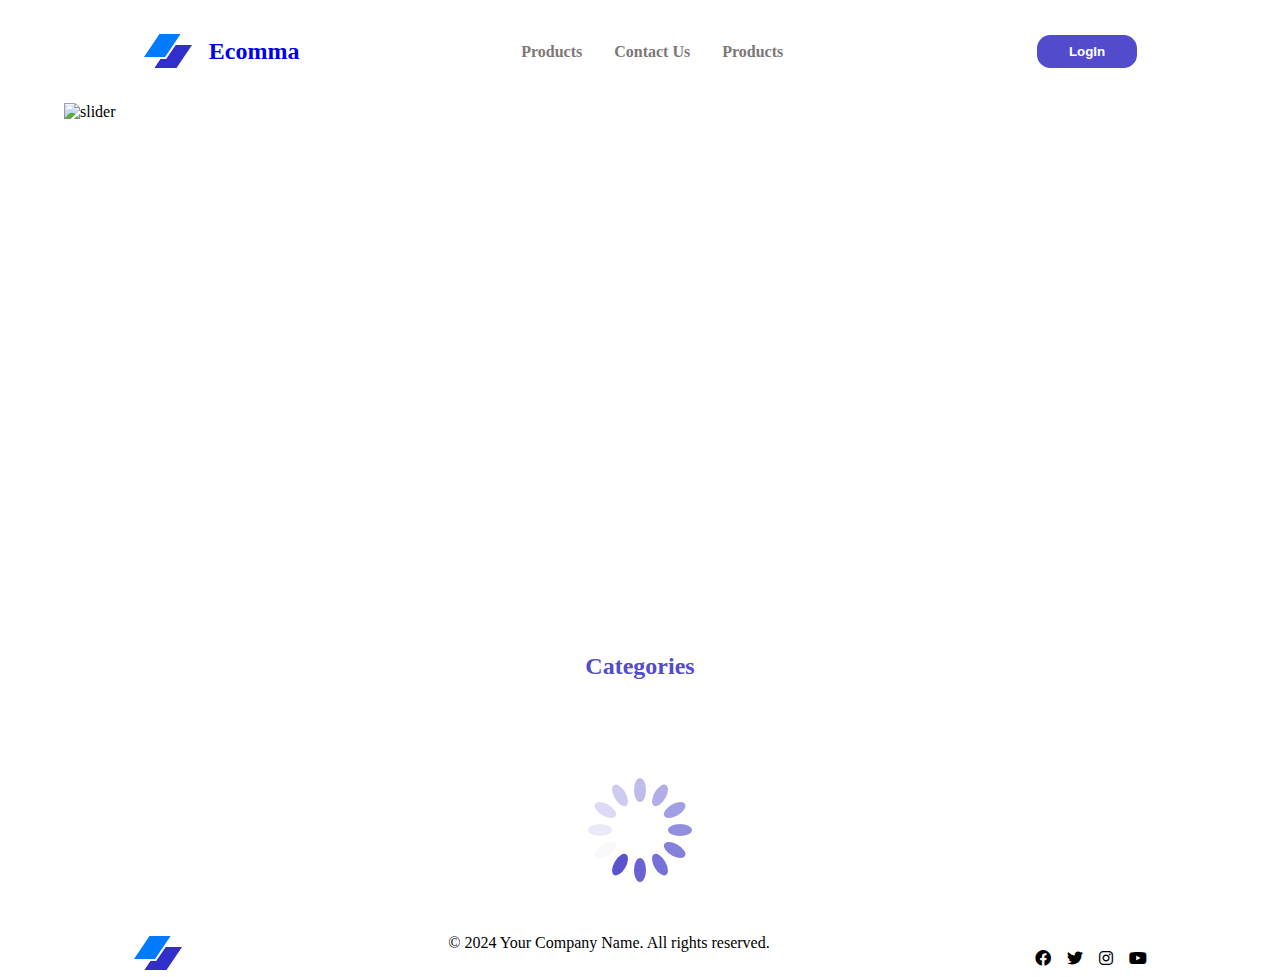
<file: index.html>
<!DOCTYPE html>
<html lang="en">
  <head>
    <meta charset="UTF-8" />
    <meta name="viewport" content="width=device-width, initial-scale=1.0" />
    <title>Document</title>
  </head>
  <body>
    <script>
      window.location.href = "/src/home/home.html";
    </script>
  </body>
</html>
</file>
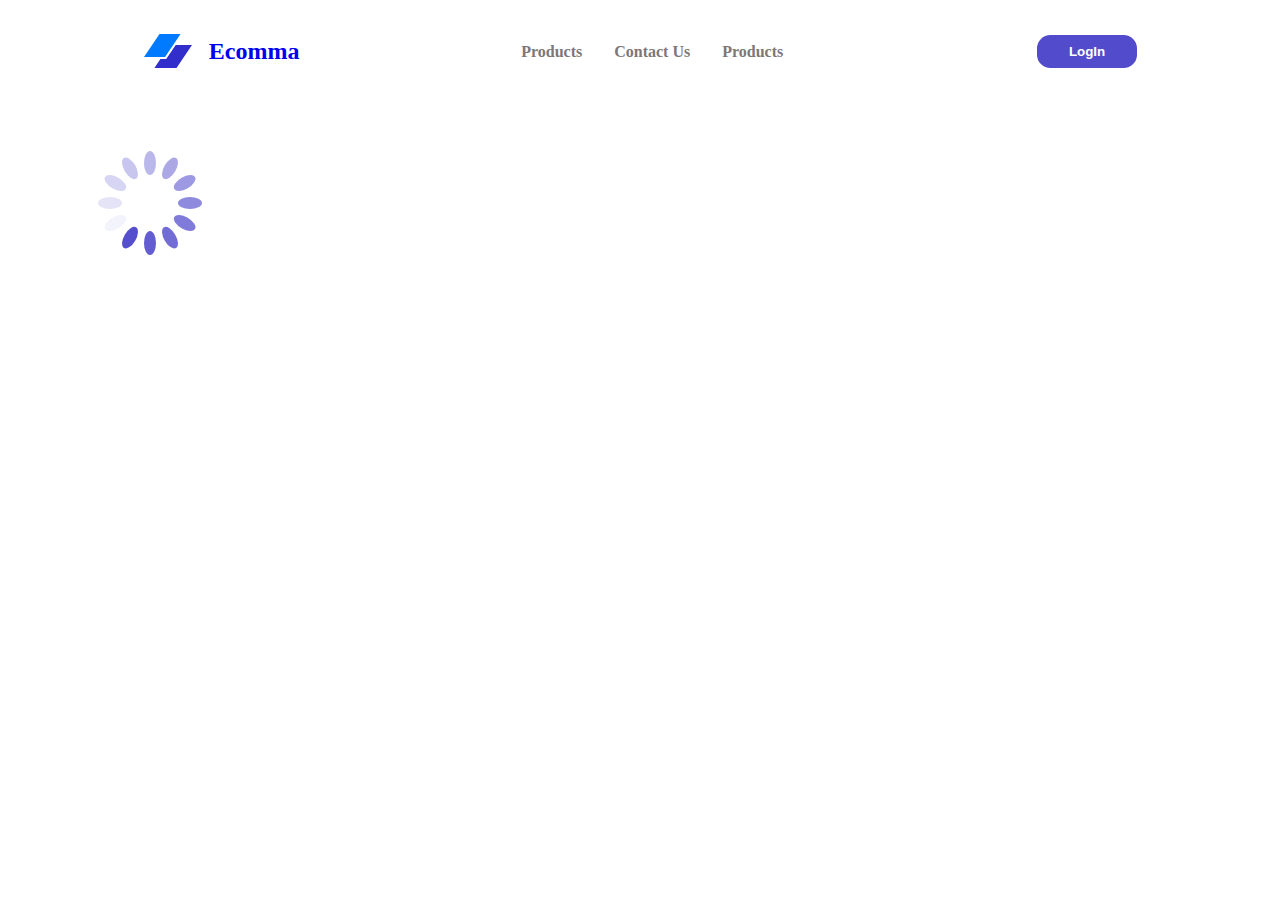
<file: src/productDetiales/index.html>
<!DOCTYPE html>
<html lang="en">
  <head>
    <meta charset="UTF-8" />
    <meta name="viewport" content="width=device-width, initial-scale=1.0" />
    <link
    rel="stylesheet"
    href="https://cdnjs.cloudflare.com/ajax/libs/font-awesome/6.0.0-beta3/css/all.min.css"
  />
    <link rel="stylesheet" href="style.css" />
    <link rel="stylesheet" href="../../shared/shared.css" />
    <title>Document</title>
  </head>
  <body>
    <!-- product-section when data come -->
    <div class="loadingSection" id="product-section">
      <img src="/assets/loading.svg" alt="" />
    </div>

    <script src="script/proDetials.js" type="module" ></script>
    <script src="/shared/functions.js" type="module"></script>
  </body>
</html>
</file>
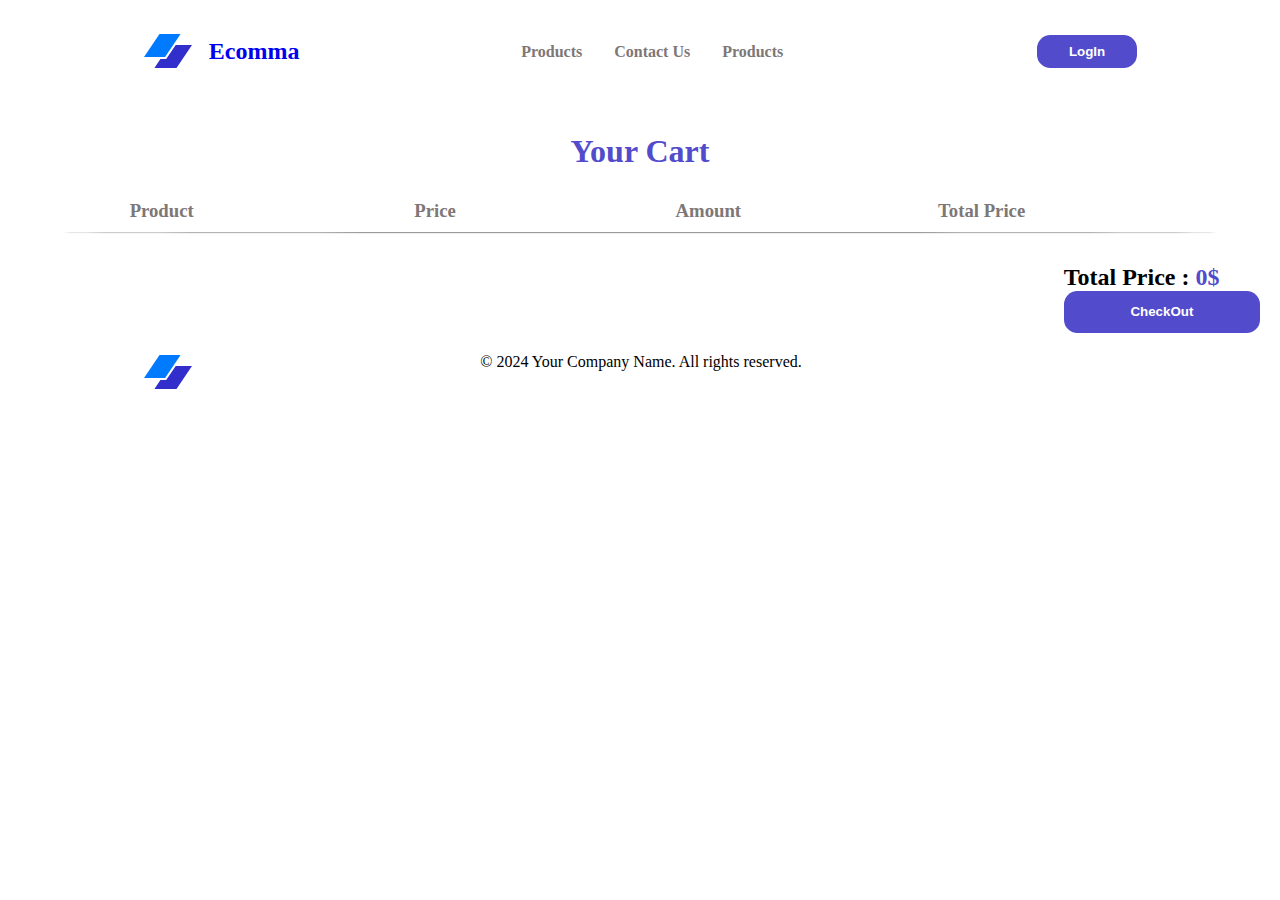
<file: src/cart/cart.html>
<!DOCTYPE html>
<html lang="en">
  <head>
    <meta charset="UTF-8" />
    <meta name="viewport" content="width=device-width, initial-scale=1.0" />
    <link
      rel="stylesheet"
      href="https://cdnjs.cloudflare.com/ajax/libs/font-awesome/6.7.1/css/all.min.css"
      integrity="sha512-5Hs3dF2AEPkpNAR7UiOHba+lRSJNeM2ECkwxUIxC1Q/FLycGTbNapWXB4tP889k5T5Ju8fs4b1P5z/iB4nMfSQ=="
      crossorigin="anonymous"
      referrerpolicy="no-referrer"
    />
    <link rel="stylesheet" href="../../shared/shared.css" />
    <link rel="stylesheet" href="style/cart.css" />
    <title>Cart</title>
  </head>
  <body>
    <script src="script/cart.js" type="module"></script>
  </body>
</html>
</file>
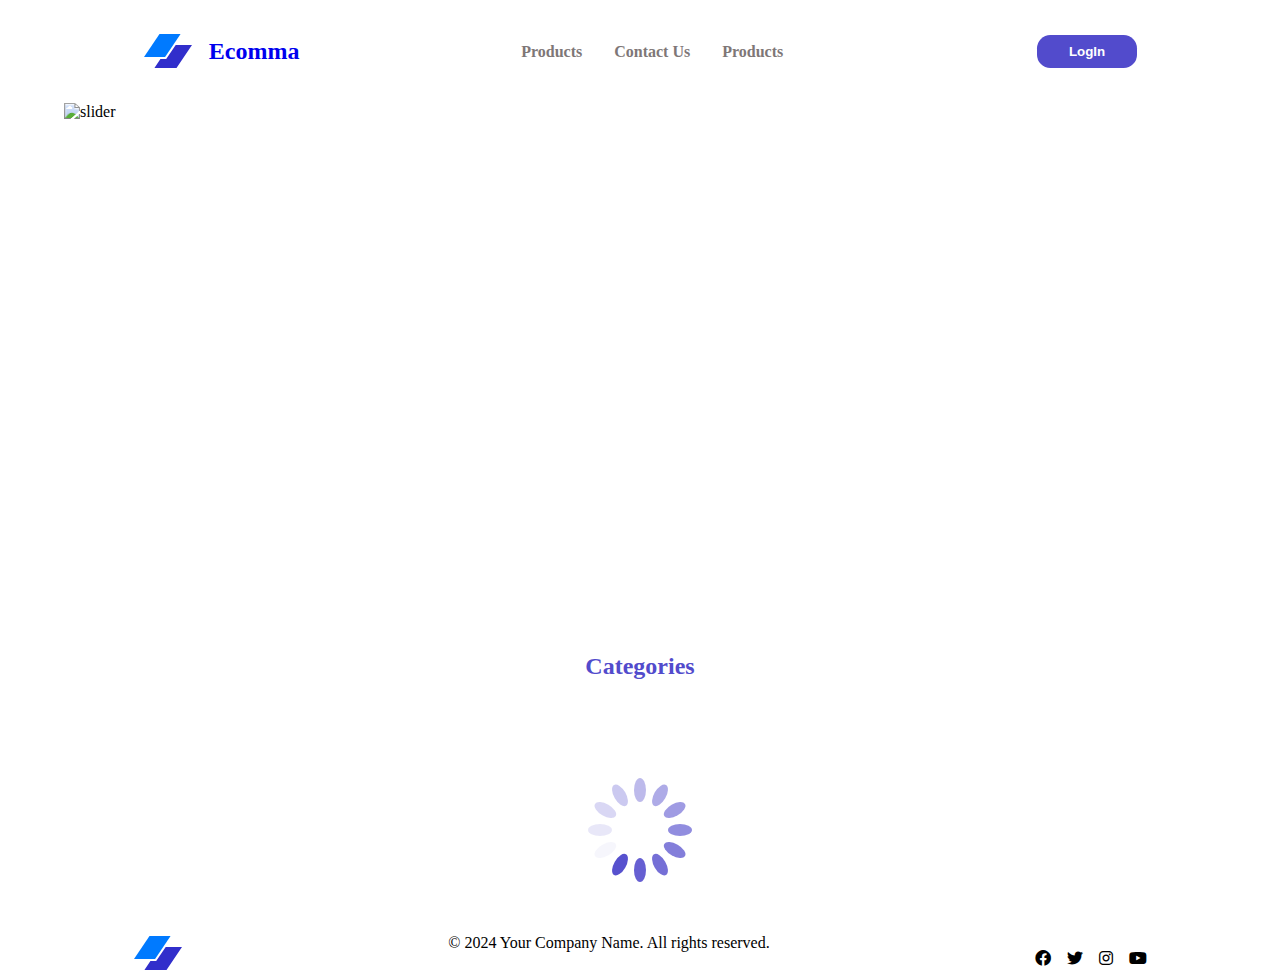
<file: src/home/home.html>
<!DOCTYPE html>
<html lang="en">
  <head>
    <meta charset="UTF-8" />
    <meta name="viewport" content="width=device-width, initial-scale=1.0" />
    <link
      rel="stylesheet"
      href="https://cdnjs.cloudflare.com/ajax/libs/font-awesome/6.0.0-beta3/css/all.min.css"
    />
    <link rel="stylesheet" href="../../shared/shared.css" />
    <link rel="stylesheet" href="style.css" />
    <title>Home Page</title>
  </head>
  <body>
    <!-- waiting for rest items -->
    <div class="slider-container">
      <img id="slider" name="slide" alt="slider" />
    </div>

    <div class="category-headline">
      <h2>Categories</h2>
    </div>

    <div id="Category-list"></div>

    <!-- waiting for rest items -->
    <div class="loading-section" id="productList">
        <img id="loading-img" src="/assets//loading.svg" alt="" srcset="" />
    </div>

    <script src="script/home.js" type="module"></script>
    <script src="/shared/functions.js" type="module"></script>
    <!-- -> -->
  </body>
</html>
</file>
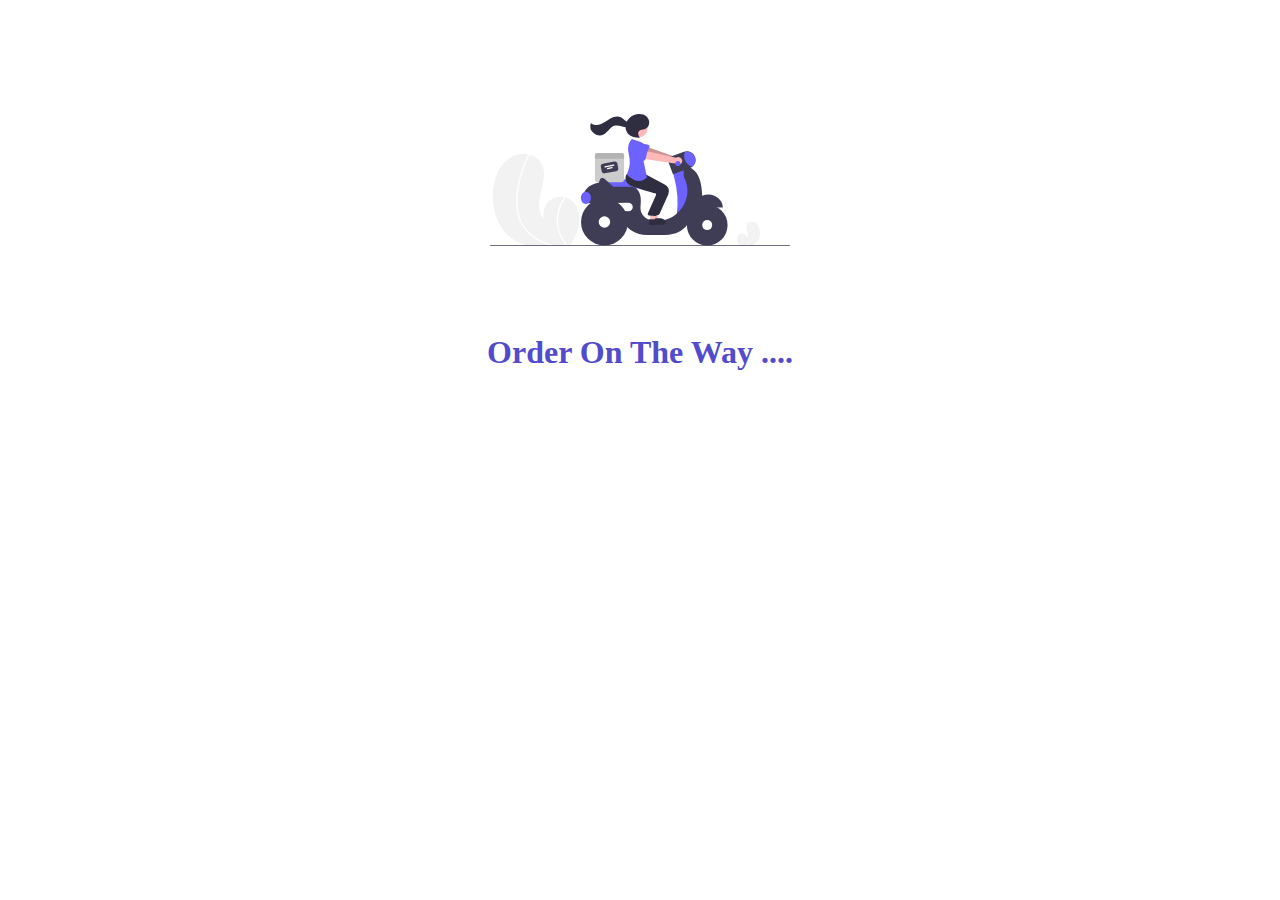
<file: src/shippedOrder/shippedoder.html>
<!DOCTYPE html>
<html lang="en">
  <head>
    <meta charset="UTF-8" />
    <meta name="viewport" content="width=device-width, initial-scale=1.0" />
    <link rel="stylesheet" href="../../shared/shared.css" />
    <link rel="stylesheet" href="./style/style.css" />
    <title>Order Shipped</title>
  </head>
  <body>
    <div class="order-check">
      <img src="./assets/check.svg" alt="" />
    </div>
    <div class="order-text">
      <h1>Order On The Way ....</h1>
    </div>
  </body>
  <script src="/shared/functions.js" type="module"></script>  

</html>
</file>
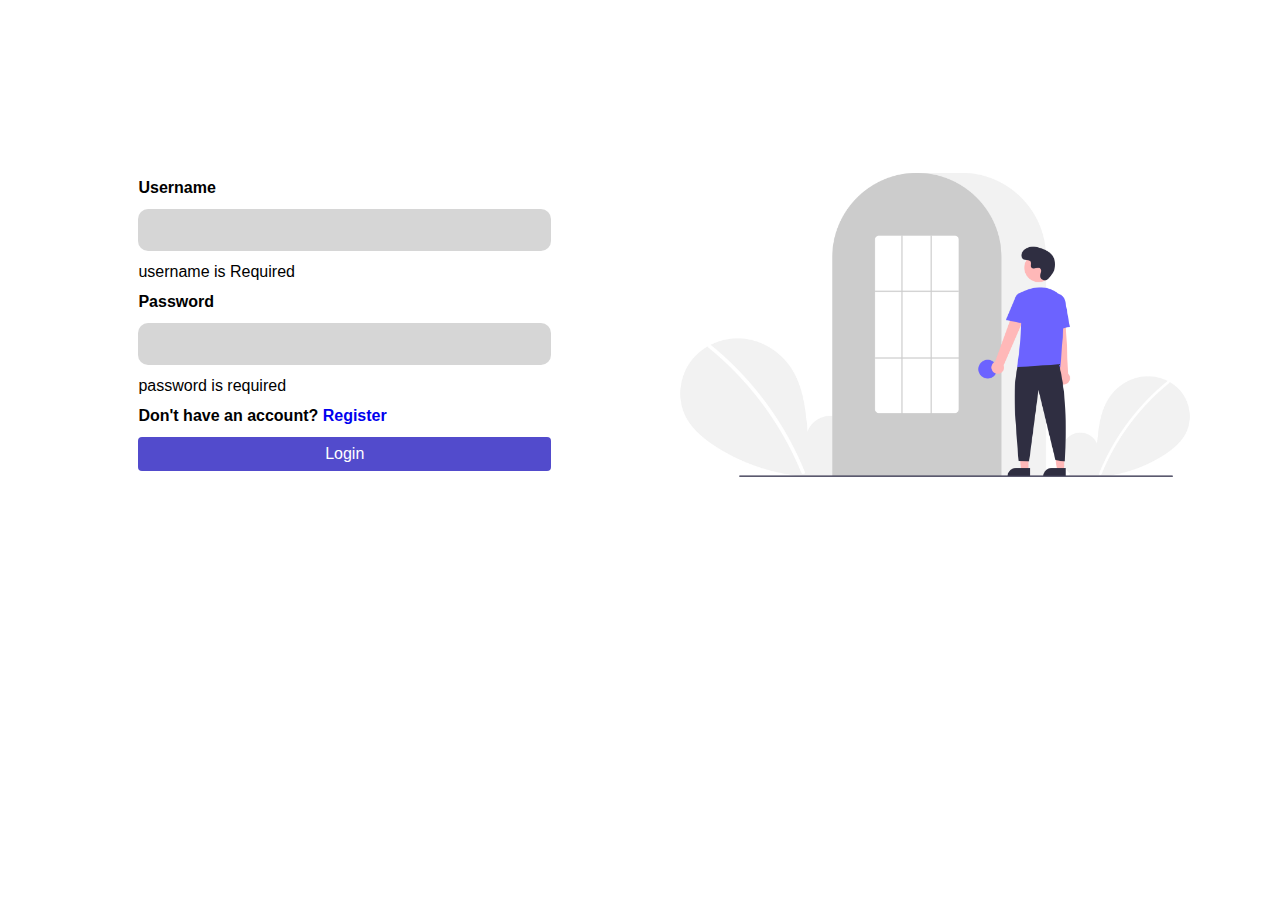
<file: src/Auth/Login/login.html>
<!DOCTYPE html>
<html lang="en">
  <head>
    <meta charset="UTF-8" />
    <meta name="viewport" content="width=device-width, initial-scale=1.0" />

    <link rel="stylesheet" href="../../../shared/shared.css" />
    <link rel="stylesheet" href="./style/login.css" />
    <title>Welcome to Login Page</title>
  </head>
  <body>
    <section class="main-container">
      <div class="login-container">
        <div class="login-form-section">
          <form id="login-form">
            <label for="text"> Username</label>
            <input type="username" id="username" name="username" />
            <span id="usernameSpan">username is Required</span>
            <label for="password"> Password</label>
            <input type="password" id="password" name="password" />
            <span id="passwordSpan">password is required</span>
            <h4 >
              Don't have an account?<a  href="/src/Auth/register/register.html">
                Register</a
              >
            </h4>
            <button>Login</button>
          </form>
        </div>
        <div class="login-img-section">
          <img src="assets/login.png" alt="" />
        </div>
      </div>
    </section>
    <script src="script/login.js" type="module"></script>
    <script src="/shared/functions.js" type="module"></script>
  </body>
</html>
</file>
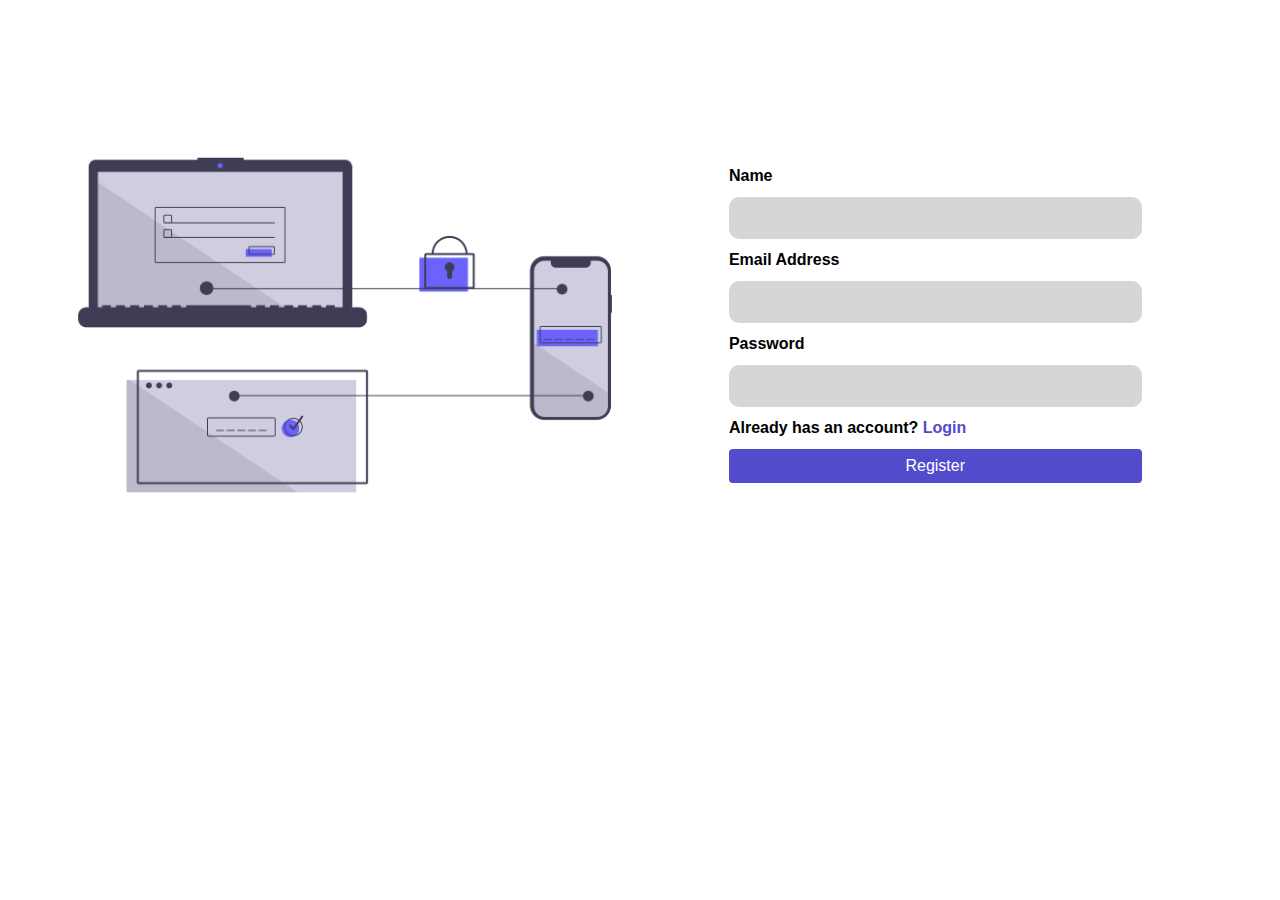
<file: src/Auth/register/register.html>
<!DOCTYPE html>
<html lang="en">
  <head>
    <meta charset="UTF-8" />
    <meta name="viewport" content="width=device-width, initial-scale=1.0" />
    <link rel="stylesheet" href="../../../shared/shared.css" />
    <link rel="stylesheet" href="style/register.css" />
    <title>Document</title>
  </head>
  <body>
    <section class="main-container">
      <div class="register-container">
        <div class="register-img-section">
          <img src="assets/register.png" alt="" />
        </div>
        <div class="register-form-section">
          <form id="registerForm">
            <label for="name"> Name</label>
            <input type="text" id="username" name="name" />
            <span id="usernameSpan">username is required</span>
            <label for="email"> Email Address</label>
            <input type="email" id="email" name="email" />
            <span id="emailSpan">Email Field is not valid</span>
            <label for="password"> Password</label>
            <input type="password" id="password" name="password" />
            <span id="passwordSpan">password is required</span>
            <h4>
              Already has an account?<a href="../Login/login.html"> Login</a>
            </h4>
            <button type="submit">Register</button>
          </form>
        </div>
      </div>
    </section>
    <script src="script/register.js"></script>
    <script src="/shared/functions.js" type="module"></script>  
  </body>
</html>
</file>
<file: src/productDetiales/style.css>
/* .main-container {
    display: flex;
    align-items: center;
    justify-content: center;
    gap: 10em; 
    margin: 20px;
}
w
#image-container {
    flex: 1; 
    text-align: center; 
}

#image-container img {
    max-width: 500px;
    height: auto; 
}

#text-contianer {
    flex: 1; 
}



#btn {
    padding: 10px 20px;
    background-color: #6c63ff;
    color: #fff;
    border: none;
    border-radius: 5px;
    cursor: pointer;
    margin-top: 10px;
}

#btn:hover {
    background-color: #5b54d1;
}

#text-contianer h2 {
  color: var(--color-gray);
}

#text-contianer h2 span{
    color: #524bcc;
  } */

.loadingSection{
    display: flex;
    justify-content: center;
}

/* 
.product-image {
    width: 300px;
    height: 200px;
    object-fit: contain;
} */

.product-details-section{
    display: grid ;
    grid-template-columns: repeat(2, minmax(0, 1fr));
    align-items: center ;
    /* column-gap: 20px; */
    justify-content: center;
    margin: 2rem 6rem;

}

.image-container{
text-align: center;
}
.image-container img {
    width: 400px;
    height: 350px;
    object-fit: contain; 
    padding: 20px;
    border-radius:2rem;
    box-shadow: 0px 10px 25px rgba(0, 0, 0, 0.114);  
}
.detials-contianer{
    display: flex;
    flex-direction: column;
    justify-content: center;
    align-items: center;
    row-gap: 1rem;  
}

.text-container {
    display: flex;
    flex-direction: column;
    justify-content: center;
    /* align-items: center; */
    row-gap: 1rem;
    
}
.add-to-cart-btn{
    padding: 10px 20px;
    background-color:var(--primary-color);
    color: #fff;
    border: none;
    border-radius: 5px;
    cursor: pointer;
    margin-top: 10px;
    font-weight: bold;
    /* align-self: flex-start; */
}


.detials-contianer h2 {
    color: var(--color-gray);
}


.detials-contianer span {
    color: var(--primary-color);
}
</file>
<file: shared/shared.css>
*{
    margin: 0;
    box-sizing: border-box;
    padding: 0;
}
:root{
    --padding-x :12px;
    --padding-y :8px;
    --primary-color :#524bcc;
    --background-color: #cccc;
    --color-gray:#7e7777;;
}

header{
    padding: 2em;
    display: flex;
    justify-content: space-around;
    align-items: center;
    /* background-color: black; */
}

.logo-part{
    display: flex;
    align-items: center;
    column-gap: 1em;
}
.logo-part a{
    display: flex;
    column-gap: 1em;
    align-items: center;
    text-decoration: none;
}
.nav-list ul{
    display: flex;
    align-items: center;
    column-gap: 2em;
    list-style: none;

}
.cart-section{
    display: flex;
    align-items: center;
    column-gap: 5px;
}

.cart-section a{
   text-decoration: none;
   color: var(--primary-color);
   font-weight: bold;
    font-size: 20px;
}
.cart-section span{
   color: var(--color-gray);
}
.nav-list ul a{
    text-decoration: none;
    color: var(--color-gray);
    font-weight: bold;
}

img{
    width: 300px;
    height: 200px;
    object-fit: contain;
}

.user-section{
    display: flex;
    align-items: center;
    column-gap: 2em;
}
.user-section h3{
    display: flex;
    align-items: center;
    column-gap: 1em;
    /* color: var(--color-gray); */
    font-weight: bold;
}
.user-section button{
   font-weight: bold;
   padding: 9px 2rem;
   border: none;
   background-color: var(--primary-color);
   color: white;
   border-radius: 1em;
   transition: 1s ease-in-out;
}

.user-section .login:hover{
   
    background-color: green;
 }

 .user-section .logout:hover{
   
    background-color: red;
 }


 
#footer-contianer{
    display: flex;
    justify-content: space-around;

}

#icon-contianer{
    margin-top: 1em;
    display: flex;
    justify-content: space-around;
    gap: 1em;
}
</file>
<file: src/cart/style/cart.css>
.cart-headline{

    display: flex;
    justify-content: center;
    margin: 30px;
    color: var(--primary-color);
}
hr{
    margin-left: 60px;
    margin-right: 60px;
    margin-top: 10px;
    margin-bottom: 25px;
    color: var( --color-gray);
    border-radius: 90%;

}
.cart-alaa{
    display: grid;
    grid-template-columns: repeat(4,minmax(0,1fr)) 0.5fr ;
    margin-left: 25px;
    margin-right: 25px;
    text-align: center;
    color: var(--color-gray);

}

.cart-item{
    /* width: 100%; */
    /* border: 1px solid black; */
    display: grid;
    grid-template-columns: repeat(4,minmax(0,1fr))0.5fr ;
    align-items: center;
    margin-left: 25px;
    margin-right: 25px;
    padding: 12px;
    border-radius: 25px;
    text-align: center;
    /* box-shadow: 0px 10px 25px #00000029; */
    margin-bottom: 4px;
    /* border-bottom: 2px dashed red; */
    /* margin-right: 25px; */
}
.item-details{
    display: flex;
    align-items: center;
    column-gap: 20px;
    padding-left:25px ;
    padding-left:25px ;

    /* text-align: center; */
    /* justify-content: center; */
}

.item-details h3{
    color: var(--primary-color);
}
.item-price{
    color: var(--color-gray);
}

.item-amout{
    display: flex;
    column-gap: 25px;
    /* justify-content: ; */
    align-items: center;
    justify-content: center;
}
.item-amout{
    color: var(--primary-color);
}
.item-total-price h2{
color: var(--color-gray);
}
img{
    width: 100px;
    height: 100px;
    border-radius: 25px;
}
.price-container{
    margin: 20px;
    display: flex;
    justify-content: end;
    margin-top: 30px;

}
.price-details{
    display: flex;
    flex-direction: column;
    /* margin-top: 30px; */
    
}
.totalprice-content span{
    color: var(--primary-color);
}


.checkout-container button{
    padding: 1em 5em;
    color: white;
    font-weight: bold;
    background-color: var(--primary-color);
    border: none;
    border-radius: 1em;
    transition: 1s  ease-in-out;
}

.checkout-container button:hover{

    background-color: black ;
}

.delete-item{
    color: red;
    /* font-size: 12px; */
    cursor: pointer;
}
</file>
<file: src/home/style.css>
/* header{
    padding: 2em;
    display: flex;
    justify-content: space-around;
    align-items: center;
    /* background-color: black; */
/* } */

.logo-part{
    display: flex;
    align-items: center;
    column-gap: 1em;
}
.nav-list ul{
    display: flex;
    align-items: center;
    column-gap: 2em;
    list-style: none;

}
.cart-section{
    display: flex;
    align-items: center;
    column-gap: 5px;
}

.cart-section a{
   text-decoration: none;
   color: var(--primary-color);
   font-weight: bold;
    font-size: 20px;
}
.cart-section span{
   color: var(--color-gray);
}
.nav-list ul a{
    text-decoration: none;
    color: var(--color-gray);
    font-weight: bold;
}

img{
    width: 300px;
    height: 200px;
    object-fit: contain;
}

.user-section{
    display: flex;
    align-items: center;
    column-gap: 2em;
}
.user-section h3{
    display: flex;
    align-items: center;
    column-gap: 1em;
    /* color: var(--color-gray); */
    font-weight: bold;
}
.user-section button{
   font-weight: bold;
   padding: 9px 2rem;
   border: none;
   background-color: var(--primary-color);
   color: white;
   border-radius: 1em;
   transition: 1s ease-in-out;
}

.user-section .login:hover{
   
    background-color: green;
 }

 .user-section .logout:hover{
   
    background-color: red;
 }

#footer-contianer{
    display: flex;
    justify-content: space-around;

}

#icon-contianer{
    margin-top: 1em;
    display: flex;
    justify-content: space-around;
    gap: 1em;
} 
/* 
#product-detials
{
    font-size:30px;
    background-color: white;
    
}
#contianer{
    width: 300px;
    height: auto;
    margin: 20px;
    display: inline-block;
    box-shadow: 10px 10px 10px gray;
    border-radius: 10px;
    
}
#contianer span{
 
}
#contianer h2{
    color:var(--primary-color);
    padding: 10px;
}

#cat-content{
    display: flex;
    align-items: center;

}

#img1:hover{
    transform-origin: 10px 10px;
    transform: scale(1,1);
    transition: 2s;

} */

/* General styling for the card */



.slider-container
{
    display: flex;
    justify-content: center;
    padding: 0rem 4rem;
}

#slider{
    width: 100%;
    height: 500px;
    object-fit: fill;
}


.product-list{
    display: grid;
    grid-template-columns: repeat(4,minmax(0,1fr)) ;
    margin: 40px 0px;
    
}

.card {
    /* margin-bottom: 100px; */
    /* width: 300px; */
    box-shadow: 0 4px 8px rgba(0, 0, 0, 0.1);
    background-color: white;
    font-family: Arial, sans-serif;
    margin: 20px;
    padding: 20px;
    border-radius: 20px;
transition: 0.5s;
}

.card:hover{
    transform: scale(1.2,1.2);
    cursor: pointer;
}

.card-image img {
    width: 300px;
    height: 200px;
    object-fit: contain;
}

.card-content {
    padding: 15px;
    text-align: left;
}
.card-content h3{
    cursor: pointer;
}
.card-Category{
    display: flex;
    align-items: center;
    column-gap: 15px;
    color: var(--color-gray);
    margin-top: 8px;
}

.card-content h3 {
    font-size: 18px;
    color: var(--primary-color); 
}

.card-content p {
    font-size: 14px;
    color: #8e8e8e;
    margin: 5px 0;
}

.card-footer {
    display: flex;
    justify-content: space-between;
    align-items: center;
    margin-top: 10px;
}

.card-footer h4 {
    font-size: 16px;
    font-weight: bold;
    color: var(--color-gray);
}

.cart-button {
    background-color: var(--primary-color);
    transition: 0.5s  ease-in-out;
    color: white;
    border: none;
    border-radius: 50%;
    padding: 12px;
    cursor: pointer;
    justify-content: center;
    align-items: center;
}



/* .cart-button img{
    width: 50px;
    height: 20px;
} */

.cart-button:hover {
    background-color: black; 
}




/* 
.Product-Card{
    display: flex;
    flex-direction: column;

}
.product-category{
    display: flex;
    column-gap: 20px;
    color: var(--color-gray);
} */
.category-headline{
     display:flex ;
    /* flex-direction: column; */
    justify-content: center;
    align-items: center; 
    color: var(--primary-color);
    margin-top: 50px;
    }
    #category-section h2{
        color: var(--primary-color);
    }

#Category-list{
    margin-top: 50px;
    display: flex;
    justify-content: space-around;
    column-gap: 20px;
    /* margin: 12px 0px; */
   
}
.category-card{
    /* background-color: black; */
    padding: 12px;
    color: var(--color-gray);
    box-shadow: 0px 10px 25px rgba(0, 0, 0, 0.071);
    border-radius: 5px;
    transition: 0.3s all ease-in-out;
}

.category-card:hover{
    color: var(--primary-color);
    cursor: pointer;
    
}


/*  js => filter() */
/* #category-section h2:hover{
    color: var(--primary-color);
    cursor: pointer;
} */


/* .loading-section{
    display: flex;
    justify-content: center;
    align-items: center;
} */

.loading-section{
    text-align: center;
}
</file>
<file: src/shippedOrder/style/style.css>
body{
    display: flex;
    flex-direction: column;
    justify-content: center;
    align-items: center;
    margin: 30px;
}
.order-check img{

    width: 300px;
    height: 300px;

}

.order-text{
    color: var(--primary-color);
}
</file>
<file: src/Auth/Login/style/login.css>
*{
    margin: 0;
    padding: 0;
    box-sizing: border-box;
    font-family: Arial, Helvetica, sans-serif;
    /* var ; */
}


section{
    /* min-height: 100vh; */
    display: flex;
    justify-content: center;
    align-items: center;
}



.login-container{
    width: 100%;
    display: grid;
    grid-template-columns:repeat(2,minmax(0,1fr)) ;
    align-items: center;
    column-gap: 1px;
    margin-left: 50px;
    margin-right: 50px;
}
.login-form-section{
    display:flex;
    justify-content: center;
    align-items: center;
    height: 100%;
}
.login-form-section form{
    width: 70%;
    display: flex;
    flex-direction: column;
    row-gap: 12px;

}
form label{
   font-weight: bold;
   
}
form input{
    outline: none;
    width: 100%;
    padding: 12px;
    border-radius: 10px;
    font-size: medium;
    border: none;
    background-color: var(--background-color);
}
form button{

    padding-left:var(--padding-x) ;
    padding-right:var(--padding-x) ;
    padding-top: var(--padding-y);
    padding-bottom: var(--padding-y);
    font-size: medium;
    border: none;
    background-color: var(--primary-color);
    color: white;
    border-radius: 4px;

}
a{
    text-decoration: none;
}
/* form button:hover{

  background-color: white;
  color: var(--primary-color);
} */
.login-img-section{
    display:flex;
    justify-content: center;
    align-items: center;
    height: 100%;
}

img{
    width: 650px;
    height: 650px;
    object-fit: contain;
}
</file>
<file: src/Auth/register/style/register.css>
*{
    margin: 0;
    padding: 0;
    box-sizing: border-box;
    font-family: Arial, Helvetica, sans-serif;
    /* var ; */
}


section{
    /* min-height: 100vh; */
    display: flex;
    justify-content: center;
    align-items: center;
}


.register-container{
    width: 100%;
    display: grid;
    grid-template-columns:repeat(2,minmax(0,1fr));
    align-items: center;
    column-gap: 1px;
    margin-left: 50px;
    margin-right: 50px;
}
.register-form-section{
    display:flex;
    justify-content: center;
    align-items: center;
    height: 100%;
}
.register-form-section form{
    width: 70%;
    display: flex;
    flex-direction: column;
    row-gap: 12px;

}
form label{
   font-weight: bold;
   
}
form input{
    outline: none;
    width: 100%;
    padding: 12px;
    border-radius: 10px;
    font-size: medium;
    border: none;
    background-color: #cccc;
}
form button{

    padding-left:var(--padding-x) ;
    padding-right:var(--padding-x) ;
    padding-top: var(--padding-y);
    padding-bottom: var(--padding-y);
    font-size: medium;
    border: none;
    background-color: var(--primary-color);
    color: white;
    border-radius: 4px;

}
/* form button:hover{

  background-color: white;
  color: var(--primary-color);
} */
.register-img-section{
    display:flex;
    justify-content: center;
    align-items: center;
    height: 100%;
}

img{
    width: 650px;
    height: 650px;
    object-fit: contain;
}


form span{
    color: red;
    text-transform: capitalize;
    display: none;
}
form h4 a{
color: var(--primary-color);
text-decoration: none;
}
</file>
